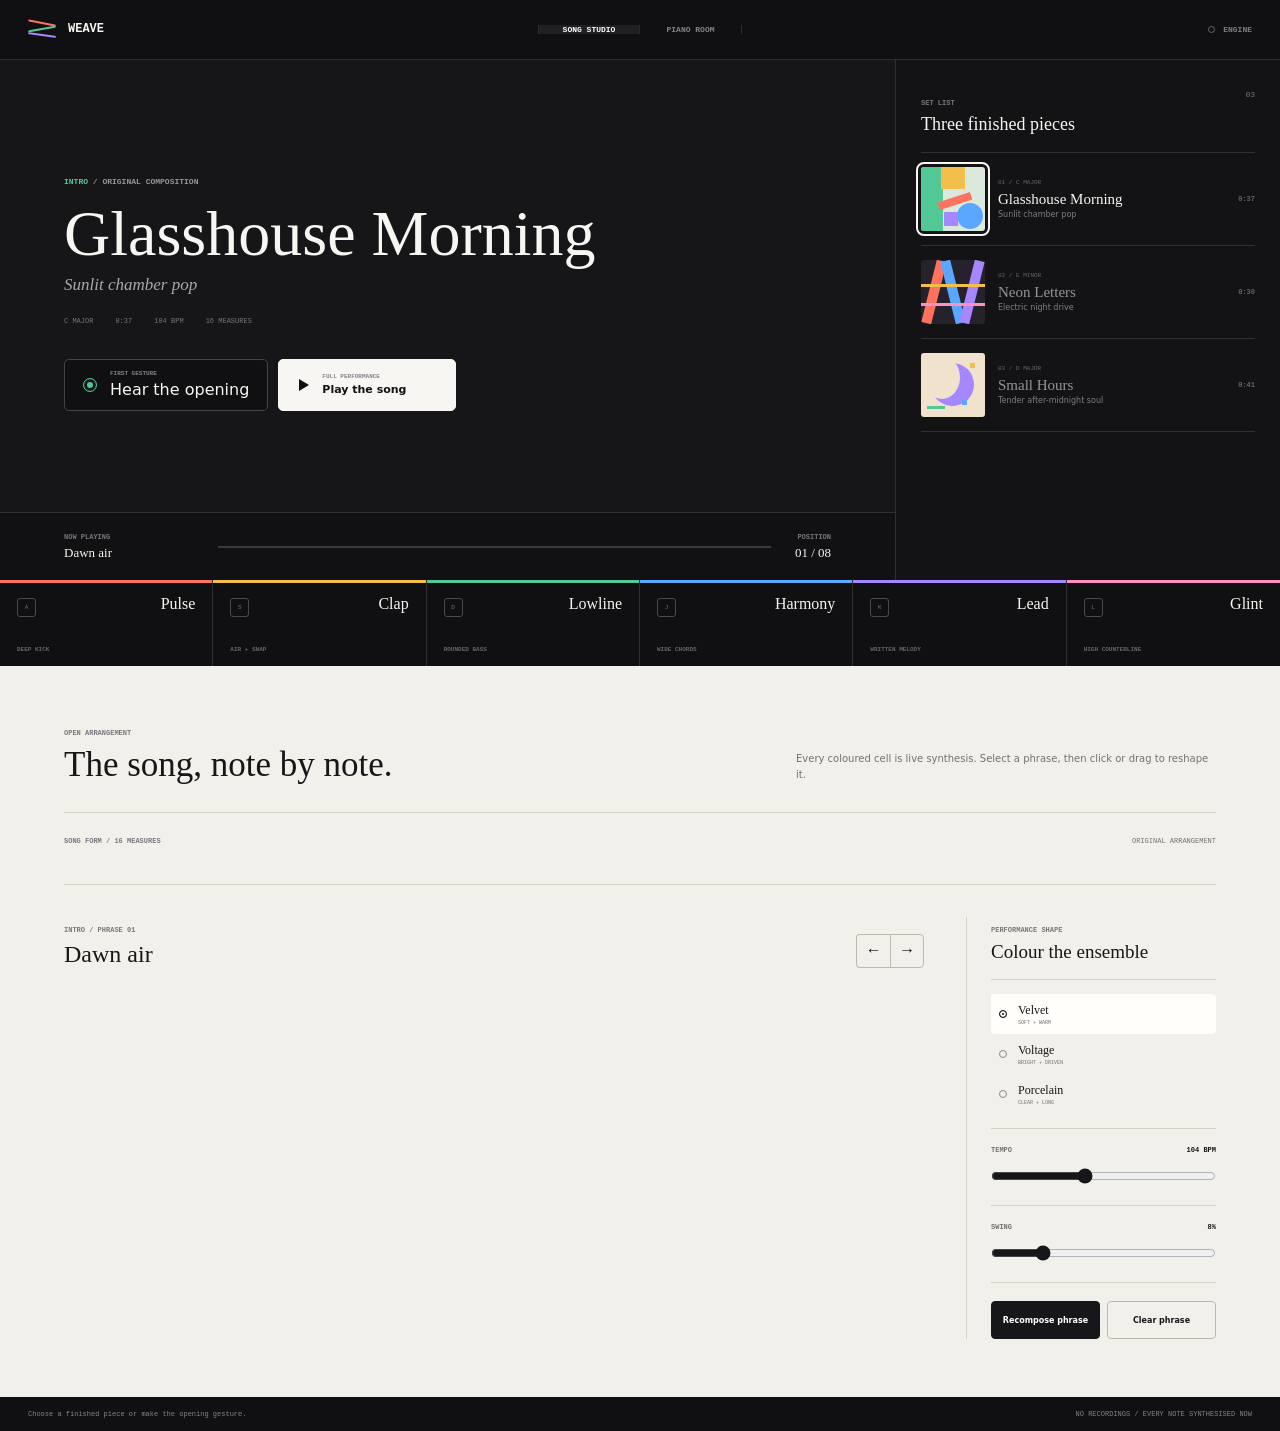
<file: index.html>
<!doctype html>
<html lang="en-AU">
  <head>
    <meta charset="UTF-8" />
    <meta name="viewport" content="width=device-width, initial-scale=1.0" />
    <title>WEAVE | A live song instrument</title>
    <meta
      name="description"
      content="WEAVE is a live browser instrument for performing, reshaping and hearing complete original songs unfold."
    />
    <meta property="og:type" content="website" />
    <meta property="og:image" content="./card.jpg" />
    <meta name="twitter:card" content="summary_large_image" />
    <meta name="theme-color" content="#101012" />
    <link rel="stylesheet" href="./styles.css" />
  </head>
  <body>
    <main id="instrument-stage" data-testid="instrument" data-state="waiting">
      <header class="topbar">
        <nav aria-label="Primary">
          <a class="brand" href="./index.html" aria-label="WEAVE Song Studio home">
            <span class="weave-mark" aria-hidden="true"><i></i><i></i><i></i></span>
            <strong>WEAVE</strong>
          </a>
        </nav>
        <nav class="view-switch" aria-label="Instrument rooms">
          <a href="./index.html" aria-current="page">Song Studio</a>
          <a href="./piano.html">Piano Room</a>
        </nav>
        <div class="engine-state" aria-hidden="true"><span></span>ENGINE</div>
      </header>

      <section class="performance-stage" aria-labelledby="composition-title">
        <canvas id="sound-canvas" data-testid="sound-canvas" aria-hidden="true"></canvas>

        <div class="stage-copy">
          <p class="stage-kicker"><span data-testid="current-section">INTRO</span> / ORIGINAL COMPOSITION</p>
          <h1 id="composition-title" data-testid="composition-title">Glasshouse Morning</h1>
          <p class="composition-character" data-testid="composition-character">Sunlit chamber pop</p>
          <div class="composition-meta" aria-label="Composition details">
            <span data-key-label>C MAJOR</span>
            <span data-duration>0:37</span>
            <span data-tempo-label>104 BPM</span>
            <span>16 MEASURES</span>
          </div>

          <div class="opening-actions">
            <button
              class="opening-button"
              type="button"
              data-testid="begin-instrument"
              aria-controls="instrument-stage"
            >
              <i aria-hidden="true"></i>
              <span><small>FIRST GESTURE</small>Hear the opening</span>
            </button>
            <button
              class="main-transport"
              type="button"
              data-testid="transport-toggle"
              aria-label="Play full song"
              aria-pressed="false"
            >
              <span class="transport-icon" aria-hidden="true"></span>
              <span><small>FULL PERFORMANCE</small><b data-transport-state>Play the song</b></span>
            </button>
          </div>
        </div>

        <aside class="set-list" aria-labelledby="set-list-title">
          <header>
            <div>
              <span class="micro-label">SET LIST</span>
              <h2 id="set-list-title">Three finished pieces</h2>
            </div>
            <span>03</span>
          </header>
          <div class="composition-list" role="group" aria-label="Complete example compositions">
            <button type="button" data-composition="glasshouse-morning" aria-pressed="true">
              <span class="cover glasshouse-cover" aria-hidden="true"><i></i><i></i><i></i><i></i><i></i></span>
              <span class="composition-list-copy"><small>01 / C MAJOR</small><strong>Glasshouse Morning</strong><span>Sunlit chamber pop</span></span>
              <b>0:37</b>
            </button>
            <button type="button" data-composition="neon-letters" aria-pressed="false">
              <span class="cover neon-cover" aria-hidden="true"><i></i><i></i><i></i><i></i><i></i></span>
              <span class="composition-list-copy"><small>02 / E MINOR</small><strong>Neon Letters</strong><span>Electric night drive</span></span>
              <b>0:30</b>
            </button>
            <button type="button" data-composition="small-hours" aria-pressed="false">
              <span class="cover hours-cover" aria-hidden="true"><i></i><i></i><i></i><i></i><i></i></span>
              <span class="composition-list-copy"><small>03 / D MAJOR</small><strong>Small Hours</strong><span>Tender after-midnight soul</span></span>
              <b>0:41</b>
            </button>
          </div>
        </aside>

        <div class="performance-readout">
          <div>
            <span class="micro-label">NOW PLAYING</span>
            <strong data-testid="bar-name">Dawn air</strong>
          </div>
          <div class="progress-rail" aria-hidden="true"><i data-song-progress></i></div>
          <div>
            <span class="micro-label">POSITION</span>
            <strong data-testid="song-position">01 / 08</strong>
          </div>
        </div>
      </section>

      <section class="voice-deck" aria-label="Manual instrument pads">
        <button type="button" data-track-pad data-track-index="0" style="--track-colour:#ff725e"><i></i><span><small>A</small>Pulse</span><b>DEEP KICK</b></button>
        <button type="button" data-track-pad data-track-index="1" style="--track-colour:#f2bf4b"><i></i><span><small>S</small>Clap</span><b>AIR + SNAP</b></button>
        <button type="button" data-track-pad data-track-index="2" style="--track-colour:#52c896"><i></i><span><small>D</small>Lowline</span><b>ROUNDED BASS</b></button>
        <button type="button" data-track-pad data-track-index="3" style="--track-colour:#5aa7ff"><i></i><span><small>J</small>Harmony</span><b>WIDE CHORDS</b></button>
        <button type="button" data-track-pad data-track-index="4" style="--track-colour:#a787ff"><i></i><span><small>K</small>Lead</span><b>WRITTEN MELODY</b></button>
        <button type="button" data-track-pad data-track-index="5" style="--track-colour:#ff8fc2"><i></i><span><small>L</small>Glint</span><b>HIGH COUNTERLINE</b></button>
      </section>

      <section class="arranger" aria-labelledby="arranger-title">
        <header class="arranger-heading">
          <div>
            <span class="micro-label">OPEN ARRANGEMENT</span>
            <h2 id="arranger-title">The song, note by note.</h2>
          </div>
          <p>Every coloured cell is live synthesis. Select a phrase, then click or drag to reshape it.</p>
        </header>

        <section class="song-map" aria-label="Composition phrases">
          <header>
            <span class="micro-label">SONG FORM / 16 MEASURES</span>
            <span data-edit-state data-testid="edit-state">ORIGINAL ARRANGEMENT</span>
          </header>
          <div class="bar-navigator" data-testid="bar-navigator"></div>
        </section>

        <div class="arrangement-workspace">
          <section class="sequence-editor" aria-labelledby="phrase-title">
            <header>
              <div>
                <span class="micro-label" data-phrase-section>INTRO / PHRASE 01</span>
                <h3 id="phrase-title">Dawn air</h3>
              </div>
              <div class="phrase-nav">
                <button type="button" data-testid="previous-bar" aria-label="Previous phrase">&larr;</button>
                <button type="button" data-testid="next-bar" aria-label="Next phrase">&rarr;</button>
              </div>
            </header>
            <div class="step-ruler" id="step-ruler" aria-hidden="true"></div>
            <div
              class="track-grid"
              id="track-grid"
              data-testid="sequencer-grid"
              role="grid"
              aria-label="Editable six-instrument, sixteen-step arrangement"
            ></div>
          </section>

          <aside class="sound-shaper" aria-labelledby="sound-shaper-title">
            <header>
              <span class="micro-label">PERFORMANCE SHAPE</span>
              <h3 id="sound-shaper-title">Colour the ensemble</h3>
            </header>

            <div class="palette-switch" role="group" aria-label="Sound palette">
              <button type="button" data-palette="velvet" class="is-active" aria-pressed="true"><i></i><span>Velvet<small>SOFT + WARM</small></span></button>
              <button type="button" data-palette="voltage" aria-pressed="false"><i></i><span>Voltage<small>BRIGHT + DRIVEN</small></span></button>
              <button type="button" data-palette="porcelain" aria-pressed="false"><i></i><span>Porcelain<small>CLEAR + LONG</small></span></button>
            </div>

            <div class="range-control">
              <label for="tempo"><span>TEMPO</span><output id="tempo-output" for="tempo">104 BPM</output></label>
              <input id="tempo" name="tempo" type="range" min="72" max="150" value="104" />
            </div>
            <div class="range-control">
              <label for="swing"><span>SWING</span><output id="swing-output" for="swing">8%</output></label>
              <input id="swing" name="swing" type="range" min="0" max="38" value="8" />
            </div>

            <div class="phrase-actions">
              <button type="button" data-testid="variation-bar">Recompose phrase</button>
              <button type="button" data-testid="clear-bar">Clear phrase</button>
            </div>
          </aside>
        </div>
      </section>

      <footer class="status-bar">
        <p data-testid="instrument-status" role="status" aria-live="polite">Choose a finished piece or make the opening gesture.</p>
        <p>NO RECORDINGS / EVERY NOTE SYNTHESISED NOW</p>
      </footer>
    </main>
    <script type="module" src="./main.ts"></script>
  </body>
</html>
</file>
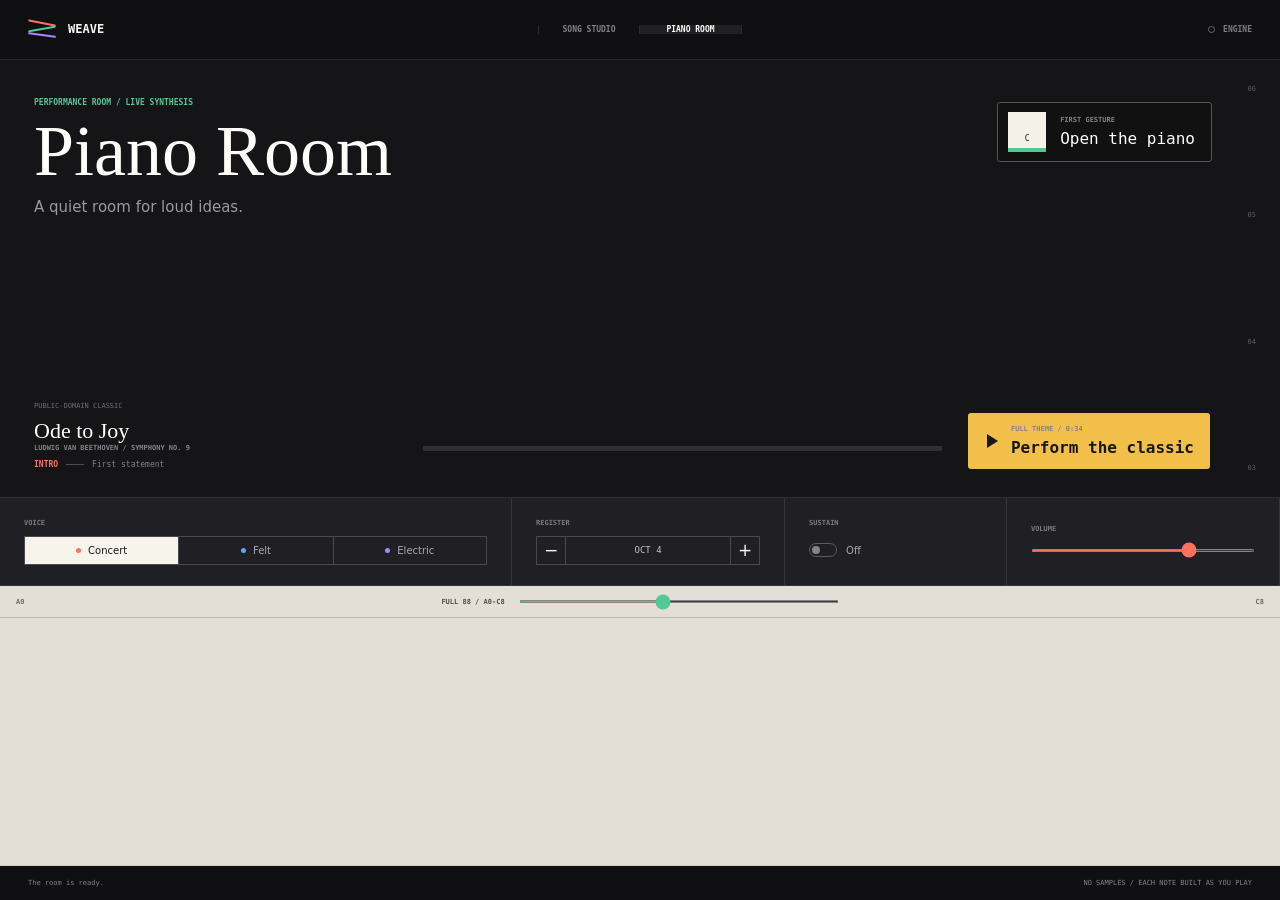
<file: piano.html>
<!doctype html>
<html lang="en-AU">
  <head>
    <meta charset="UTF-8" />
    <meta name="viewport" content="width=device-width, initial-scale=1.0" />
    <title>Piano Room | WEAVE</title>
    <meta
      name="description"
      content="Play a responsive 88-key live-synth piano and hear a complete public-domain Ode to Joy theme arranged across the keys."
    />
    <meta property="og:type" content="website" />
    <meta property="og:image" content="./card.jpg" />
    <meta name="twitter:card" content="summary_large_image" />
    <meta name="theme-color" content="#101012" />
    <link rel="stylesheet" href="./styles.css" />
    <link rel="stylesheet" href="./piano.css" />
  </head>
  <body>
    <main id="piano-stage" data-testid="piano-instrument" data-state="waiting">
      <header class="topbar">
        <nav aria-label="Primary">
          <a class="brand" href="./index.html" aria-label="WEAVE Song Studio home">
            <span class="weave-mark" aria-hidden="true"><i></i><i></i><i></i></span>
            <strong>WEAVE</strong>
          </a>
        </nav>
        <nav class="view-switch" aria-label="Instrument rooms">
          <a href="./index.html">Song Studio</a>
          <a href="./piano.html" aria-current="page">Piano Room</a>
        </nav>
        <div class="engine-state" aria-hidden="true"><span></span>ENGINE</div>
      </header>

      <div class="piano-room-shell">
        <section class="piano-atmosphere" aria-labelledby="piano-title">
          <canvas id="piano-visual" data-testid="piano-visual" aria-hidden="true"></canvas>
          <div class="staff-labels" aria-hidden="true"><span>06</span><span>05</span><span>04</span><span>03</span></div>

          <div class="piano-heading">
            <p class="room-kicker">PERFORMANCE ROOM / LIVE SYNTHESIS</p>
            <h1 id="piano-title">Piano Room</h1>
            <p>A quiet room for loud ideas.</p>
          </div>

          <div class="piano-performance">
            <div class="performance-identity">
              <span>PUBLIC-DOMAIN CLASSIC</span>
              <strong data-testid="piano-piece-title">Ode to Joy</strong>
              <small class="performance-credit">LUDWIG VAN BEETHOVEN / SYMPHONY NO. 9</small>
              <p><b data-testid="piano-section">INTRO</b><i></i><span data-testid="piano-phrase">First statement</span></p>
            </div>
            <div class="piano-progress" aria-hidden="true"><i data-piano-progress></i></div>
            <button type="button" data-testid="piano-demo" aria-pressed="false">
              <span class="piano-play-icon" aria-hidden="true"></span>
              <span><small>FULL THEME / 0:34</small><b data-demo-label>Perform the classic</b></span>
            </button>
          </div>

          <button
            class="begin-piano"
            type="button"
            data-testid="begin-piano"
            aria-controls="piano-keyboard"
          >
            <span aria-hidden="true">C</span>
            <span><small>FIRST GESTURE</small>Open the piano</span>
          </button>
        </section>

        <section class="piano-console" aria-label="Piano controls">
          <div class="tone-control">
            <span class="control-label">VOICE</span>
            <div class="timbre-switch" role="group" aria-label="Piano voice">
              <button type="button" data-timbre="grand" aria-pressed="true"><i></i>Concert</button>
              <button type="button" data-timbre="felt" aria-pressed="false"><i></i>Felt</button>
              <button type="button" data-timbre="electric" aria-pressed="false"><i></i>Electric</button>
            </div>
          </div>

          <div class="octave-control">
            <span class="control-label">REGISTER</span>
            <div>
              <button type="button" data-testid="octave-down" title="Lower octave" aria-label="Lower octave">&minus;</button>
              <output data-octave-output>OCT 4</output>
              <button type="button" data-testid="octave-up" title="Higher octave" aria-label="Higher octave">+</button>
            </div>
          </div>

          <div class="sustain-control">
            <span class="control-label">SUSTAIN</span>
            <button type="button" role="switch" data-testid="sustain-toggle" aria-checked="false">
              <i aria-hidden="true"></i><span data-sustain-label>Off</span>
            </button>
          </div>

          <label class="volume-control" for="piano-volume">
            <span class="control-label">VOLUME</span>
            <input id="piano-volume" name="piano-volume" type="range" min="0" max="100" value="72" />
          </label>
        </section>

        <section class="keyboard-bench" aria-label="Playable piano">
          <div class="keyboard-register">
            <span data-register-low>A0</span>
            <label class="keyboard-navigator" for="keyboard-position">
              <span>FULL 88 / A0-C8</span>
              <input
                id="keyboard-position"
                name="keyboard-position"
                data-testid="keyboard-navigator"
                type="range"
                min="21"
                max="108"
                value="60"
                aria-label="Keyboard position"
              />
            </label>
            <span data-register-high>C8</span>
          </div>
          <div class="piano-keyboard-scroll" data-testid="keyboard-scroll" tabindex="0">
            <div
              class="piano-keyboard"
              id="piano-keyboard"
              data-testid="piano-keyboard"
              role="group"
              aria-label="Playable 88-key piano keyboard from A0 to C8"
            >
              <div class="white-keys"></div>
              <div class="black-keys"></div>
            </div>
          </div>
        </section>

        <footer class="status-bar piano-status-bar">
          <p data-testid="piano-status" role="status" aria-live="polite">The room is ready.</p>
          <p>NO SAMPLES / EACH NOTE BUILT AS YOU PLAY</p>
        </footer>
      </div>
    </main>
    <script type="module" src="./piano.ts"></script>
  </body>
</html>
</file>
<file: styles.css>
:root {
  color-scheme: light;
  font-family: Inter, ui-sans-serif, system-ui, -apple-system, BlinkMacSystemFont, "Segoe UI", sans-serif;
  color: #171719;
  background: #101012;
  font-synthesis: none;
  --black: #101012;
  --night: #161619;
  --night-soft: #202024;
  --paper: #f2f0eb;
  --white: #fffefa;
  --ink: #171719;
  --muted: #74716c;
  --line: #d5d1c9;
  --coral: #ff725e;
  --yellow: #f2bf4b;
  --green: #52c896;
  --blue: #5aa7ff;
  --violet: #a787ff;
  --pink: #ff8fc2;
}

* { box-sizing: border-box; }

html,
body {
  min-width: 320px;
  min-height: 100%;
  margin: 0;
  background: var(--black);
}

body { overflow-x: hidden; }

button,
input { font: inherit; }

button,
a,
input { -webkit-tap-highlight-color: transparent; }

button { color: inherit; }

button:focus-visible,
a:focus-visible,
input:focus-visible {
  outline: 3px solid var(--blue);
  outline-offset: 3px;
}

h1,
h2,
h3,
p { margin-top: 0; letter-spacing: 0; }

.micro-label,
.stage-kicker,
.topbar,
.status-bar,
.composition-meta,
.composition-list-copy small,
.composition-list > button > b,
.voice-deck,
.song-map > header,
.range-control label,
.phrase-nav,
.bar-button b,
.bar-button em,
.track-label,
.step-ruler,
.opening-actions small {
  font-family: ui-monospace, SFMono-Regular, Menlo, Monaco, Consolas, monospace;
  letter-spacing: 0;
}

#instrument-stage {
  width: 100%;
  min-height: 100svh;
  background: var(--paper);
}

.topbar {
  display: grid;
  grid-template-columns: 1fr auto 1fr;
  align-items: center;
  height: 60px;
  padding: 0 28px;
  border-bottom: 1px solid #2c2c30;
  background: var(--black);
  color: #f8f6f2;
  font-size: 8px;
  font-weight: 700;
}

.topbar p { margin: 0; color: #7f7d82; }

.view-switch {
  display: flex;
  align-items: center;
  align-self: stretch;
}

.view-switch a {
  display: grid;
  place-items: center;
  min-width: 102px;
  padding: 0 14px;
  border-right: 1px solid #2c2c30;
  color: #858389;
  text-decoration: none;
  text-transform: uppercase;
}

.view-switch a:first-child { border-left: 1px solid #2c2c30; }
.view-switch a:hover { color: #fffefa; }
.view-switch a[aria-current="page"] { background: #202024; color: #fffefa; }

.brand {
  display: inline-flex;
  gap: 12px;
  align-items: center;
  color: inherit;
  text-decoration: none;
}

.brand strong { font-size: 12px; }

.weave-mark {
  position: relative;
  display: block;
  width: 28px;
  height: 18px;
}

.weave-mark i {
  position: absolute;
  left: 0;
  width: 28px;
  height: 2px;
  border-radius: 2px;
  background: var(--coral);
  transform: rotate(11deg);
}

.weave-mark i:nth-child(1) { top: 2px; }
.weave-mark i:nth-child(2) { top: 8px; background: var(--green); transform: rotate(-10deg); }
.weave-mark i:nth-child(3) { top: 14px; background: var(--violet); transform: rotate(8deg); }

.engine-state {
  display: flex;
  gap: 8px;
  align-items: center;
  justify-self: end;
  color: #7f7d82;
}

.engine-state span {
  width: 7px;
  height: 7px;
  border: 1px solid #66656a;
  border-radius: 50%;
}

[data-state="active"] .engine-state span {
  border-color: var(--green);
  background: var(--green);
  box-shadow: 0 0 14px rgba(82, 200, 150, 0.62);
}

.performance-stage {
  position: relative;
  display: grid;
  grid-template-columns: minmax(0, 1fr) 385px;
  min-height: 520px;
  overflow: hidden;
  background: var(--night);
  color: #f8f6f2;
}

#sound-canvas {
  position: absolute;
  inset: 0;
  width: 100%;
  height: 100%;
  pointer-events: none;
}

.stage-copy {
  position: relative;
  z-index: 1;
  display: flex;
  flex-direction: column;
  justify-content: center;
  min-width: 0;
  padding: 48px 5vw 100px;
}

.stage-kicker {
  margin-bottom: 17px;
  color: #98969c;
  font-size: 8px;
  font-weight: 700;
}

.stage-kicker span { color: var(--green); }

.stage-copy h1 {
  max-width: 760px;
  margin-bottom: 9px;
  font-family: Georgia, "Times New Roman", serif;
  font-size: 64px;
  font-weight: 400;
  line-height: 0.98;
}

.composition-character {
  margin-bottom: 22px;
  color: #aaa8ad;
  font-family: Georgia, "Times New Roman", serif;
  font-size: 17px;
  font-style: italic;
}

.composition-meta {
  display: flex;
  gap: 22px;
  color: #75747a;
  font-size: 7px;
}

.composition-meta span { white-space: nowrap; }

.opening-actions {
  display: flex;
  gap: 10px;
  margin-top: 34px;
}

.opening-actions button {
  display: flex;
  gap: 13px;
  align-items: center;
  min-height: 52px;
  padding: 8px 18px;
  border: 1px solid #444349;
  border-radius: 5px;
  background: rgba(16, 16, 18, 0.74);
  color: #f8f6f2;
  text-align: left;
  cursor: pointer;
  backdrop-filter: blur(8px);
}

.opening-actions button:hover { border-color: #8e8c92; background: #222226; }

.opening-actions small,
.opening-actions b { display: block; }
.opening-actions small { margin-bottom: 3px; color: #85838a; font-size: 6px; font-weight: 700; }
.opening-actions b { font-size: 11px; }

.opening-button i {
  display: block;
  width: 14px;
  height: 14px;
  border: 1px solid var(--green);
  border-radius: 50%;
  box-shadow: inset 0 0 0 3px var(--night), inset 0 0 0 7px var(--green);
}

[data-state="active"] .opening-button i { box-shadow: inset 0 0 0 7px var(--green); }

.opening-actions .main-transport {
  min-width: 178px;
  border-color: #f8f6f2;
  background: #f8f6f2;
  color: var(--black);
}

.opening-actions .main-transport:hover { background: var(--green); border-color: var(--green); }

.transport-icon {
  width: 0;
  height: 0;
  margin-left: 2px;
  border-top: 6px solid transparent;
  border-bottom: 6px solid transparent;
  border-left: 10px solid currentColor;
}

.main-transport[aria-pressed="true"] .transport-icon {
  width: 11px;
  height: 12px;
  margin-left: 0;
  border: 0;
  background: linear-gradient(90deg, currentColor 0 36%, transparent 36% 64%, currentColor 64% 100%);
}

.set-list {
  position: relative;
  z-index: 2;
  padding: 30px 25px 86px;
  border-left: 1px solid #303034;
  background: #131315;
}

.set-list > header {
  display: flex;
  align-items: start;
  justify-content: space-between;
  padding-bottom: 17px;
  border-bottom: 1px solid #303034;
}

.micro-label { color: #79777d; font-size: 7px; font-weight: 700; }

.set-list h2 {
  margin: 5px 0 0;
  font-family: Georgia, "Times New Roman", serif;
  font-size: 18px;
  font-weight: 400;
}

.set-list > header > span:last-child {
  color: #77767b;
  font-family: ui-monospace, SFMono-Regular, Menlo, monospace;
  font-size: 8px;
}

.composition-list { display: grid; }

.composition-list > button {
  display: grid;
  grid-template-columns: 64px minmax(0, 1fr) auto;
  gap: 13px;
  align-items: center;
  min-width: 0;
  padding: 14px 0;
  border: 0;
  border-bottom: 1px solid #303034;
  background: transparent;
  color: #f8f6f2;
  text-align: left;
  cursor: pointer;
}

.composition-list > button:hover .cover,
.composition-list > button[aria-pressed="true"] .cover { outline: 2px solid #f8f6f2; outline-offset: 3px; }

.composition-list > button[aria-pressed="false"] { color: #96949a; }

.cover {
  position: relative;
  display: block;
  width: 64px;
  height: 64px;
  overflow: hidden;
  border-radius: 3px;
  background: #2b2b2f;
}

.cover i { position: absolute; display: block; }

.glasshouse-cover { background: #dbe9dc; }
.glasshouse-cover i:nth-child(1) { inset: 0 42px 0 0; background: var(--green); }
.glasshouse-cover i:nth-child(2) { inset: 0 20px 42px 20px; background: var(--yellow); }
.glasshouse-cover i:nth-child(3) { width: 26px; height: 26px; right: 2px; bottom: 2px; border-radius: 50%; background: var(--blue); }
.glasshouse-cover i:nth-child(4) { width: 34px; height: 8px; left: 17px; top: 30px; background: var(--coral); transform: rotate(-18deg); }
.glasshouse-cover i:nth-child(5) { width: 14px; height: 14px; left: 23px; bottom: 5px; background: var(--violet); }

.neon-cover { background: #25222b; }
.neon-cover i:nth-child(1) { width: 10px; height: 64px; left: 8px; background: var(--coral); transform: rotate(14deg); }
.neon-cover i:nth-child(2) { width: 10px; height: 64px; left: 27px; background: var(--blue); transform: rotate(-14deg); }
.neon-cover i:nth-child(3) { width: 10px; height: 64px; right: 8px; background: var(--violet); transform: rotate(14deg); }
.neon-cover i:nth-child(4) { inset: 24px 0 auto; height: 3px; background: var(--yellow); }
.neon-cover i:nth-child(5) { inset: 43px 0 auto; height: 3px; background: var(--pink); }

.hours-cover { background: #f0e2cd; }
.hours-cover i:nth-child(1) { width: 43px; height: 43px; left: 10px; top: 10px; border-radius: 50%; background: var(--violet); }
.hours-cover i:nth-child(2) { width: 36px; height: 43px; left: 3px; top: 3px; border-radius: 50%; background: #f0e2cd; }
.hours-cover i:nth-child(3) { width: 5px; height: 5px; right: 10px; top: 10px; background: var(--yellow); }
.hours-cover i:nth-child(4) { width: 5px; height: 5px; right: 18px; bottom: 12px; background: var(--blue); }
.hours-cover i:nth-child(5) { width: 18px; height: 3px; left: 6px; bottom: 8px; background: var(--green); }

.composition-list-copy { min-width: 0; }
.composition-list-copy small,
.composition-list-copy strong,
.composition-list-copy span { display: block; overflow: hidden; text-overflow: ellipsis; white-space: nowrap; }
.composition-list-copy small { color: #67666b; font-size: 6px; }
.composition-list-copy strong { margin: 5px 0 2px; font-family: Georgia, "Times New Roman", serif; font-size: 15px; font-weight: 400; }
.composition-list-copy span { color: #7f7d82; font-size: 8px; }
.composition-list > button > b { color: #646368; font-size: 7px; }

.performance-readout {
  position: absolute;
  z-index: 3;
  right: 385px;
  bottom: 0;
  left: 0;
  display: grid;
  grid-template-columns: minmax(130px, auto) minmax(100px, 1fr) auto;
  gap: 24px;
  align-items: center;
  min-height: 68px;
  padding: 0 5vw;
  border-top: 1px solid #303034;
  background: rgba(16, 16, 18, 0.76);
  backdrop-filter: blur(10px);
}

.performance-readout > div:not(.progress-rail) { display: grid; gap: 4px; }
.performance-readout > div:last-child { text-align: right; }
.performance-readout strong { font-family: Georgia, "Times New Roman", serif; font-size: 13px; font-weight: 400; }

.progress-rail { position: relative; height: 2px; overflow: hidden; background: #3b3a3f; }
.progress-rail i { position: absolute; inset: 0 auto 0 0; width: 0; background: var(--green); transition: width 90ms linear; }

.voice-deck {
  display: grid;
  grid-template-columns: repeat(6, minmax(0, 1fr));
  min-width: 0;
  background: var(--black);
  color: #f8f6f2;
}

.voice-deck button {
  position: relative;
  display: grid;
  min-width: 0;
  min-height: 86px;
  padding: 15px 17px 13px;
  overflow: hidden;
  border: 0;
  border-right: 1px solid #303034;
  background: transparent;
  color: inherit;
  text-align: left;
  cursor: pointer;
}

.voice-deck button:last-child { border-right: 0; }
.voice-deck button:hover,
.voice-deck button.is-sounding { background: var(--track-colour); color: var(--black); }
.voice-deck button > i { position: absolute; inset: 0 0 auto; height: 3px; background: var(--track-colour); }
.voice-deck span { display: flex; align-items: baseline; justify-content: space-between; font-family: Georgia, "Times New Roman", serif; font-size: 16px; }
.voice-deck span small { display: grid; width: 19px; height: 19px; place-items: center; border: 1px solid #4a494e; border-radius: 3px; color: #77767b; font-family: ui-monospace, SFMono-Regular, Menlo, monospace; font-size: 6px; }
.voice-deck b { align-self: end; margin-top: 13px; overflow: hidden; color: #67666b; font-size: 6px; text-overflow: ellipsis; white-space: nowrap; }
.voice-deck button:hover b,
.voice-deck button.is-sounding b,
.voice-deck button:hover span small,
.voice-deck button.is-sounding span small { color: var(--black); border-color: var(--black); }

.arranger {
  padding: 54px max(28px, 5vw) 58px;
  background: var(--paper);
}

.arranger-heading {
  display: flex;
  gap: 30px;
  align-items: end;
  justify-content: space-between;
  padding-bottom: 27px;
  border-bottom: 1px solid var(--line);
}

.arranger-heading h2 {
  margin: 6px 0 0;
  font-family: Georgia, "Times New Roman", serif;
  font-size: 35px;
  font-weight: 400;
}

.arranger-heading p { max-width: 420px; margin-bottom: 3px; color: var(--muted); font-size: 10px; line-height: 1.55; }

.song-map { padding: 24px 0 28px; border-bottom: 1px solid var(--line); }
.song-map > header { display: flex; justify-content: space-between; margin-bottom: 11px; color: var(--muted); font-size: 7px; }

.bar-navigator { display: grid; grid-template-columns: repeat(8, minmax(0, 1fr)); gap: 6px; }

.bar-button {
  position: relative;
  display: grid;
  grid-template-rows: auto 1fr auto;
  min-width: 0;
  min-height: 68px;
  padding: 9px 9px 8px;
  overflow: hidden;
  border: 1px solid var(--line);
  border-radius: 4px;
  background: rgba(255, 254, 250, 0.52);
  text-align: left;
  cursor: pointer;
}

.bar-button::after { position: absolute; inset: auto 0 0; height: 3px; background: var(--composition-accent); content: ""; opacity: 0; }
.bar-button:hover,
.bar-button.is-selected { border-color: #a8a49d; background: var(--white); }
.bar-button.is-selected::after,
.bar-button.is-playing::after { opacity: 1; }
.bar-button.is-playing { box-shadow: inset 0 0 0 1px var(--ink); }
.bar-button b { color: var(--muted); font-size: 6px; }
.bar-button span { align-self: center; overflow: hidden; font-family: Georgia, "Times New Roman", serif; font-size: 12px; text-overflow: ellipsis; white-space: nowrap; }
.bar-button em { color: var(--muted); font-size: 6px; font-style: normal; }

.arrangement-workspace {
  display: grid;
  grid-template-columns: minmax(620px, 1fr) 250px;
  gap: 42px;
  padding-top: 32px;
}

.sequence-editor { min-width: 0; }
.sequence-editor > header { display: flex; align-items: end; justify-content: space-between; margin-bottom: 19px; }
.sequence-editor h3,
.sound-shaper h3 { margin: 5px 0 0; font-family: Georgia, "Times New Roman", serif; font-size: 24px; font-weight: 400; }

.phrase-nav { display: flex; }
.phrase-nav button { display: grid; width: 34px; height: 34px; padding: 0; place-items: center; border: 1px solid #bdb9b1; border-right: 0; background: transparent; cursor: pointer; }
.phrase-nav button:first-child { border-radius: 4px 0 0 4px; }
.phrase-nav button:last-child { border-right: 1px solid #bdb9b1; border-radius: 0 4px 4px 0; }
.phrase-nav button:hover { background: var(--white); }

.step-ruler,
.track-grid { display: grid; grid-template-columns: 78px repeat(16, minmax(0, 1fr)); }
.step-ruler { margin-bottom: 6px; }
.step-ruler span { color: #99968f; font-size: 6px; text-align: center; }
.step-ruler span:first-child { text-align: left; }
.track-grid { gap: 5px 4px; touch-action: none; user-select: none; }

.track-label {
  display: grid;
  grid-template-columns: 8px 1fr;
  gap: 7px;
  align-items: center;
  min-width: 0;
  overflow: hidden;
  color: #65625d;
  font-size: 6px;
  font-weight: 700;
  text-overflow: ellipsis;
  white-space: nowrap;
}
.track-label::before { width: 7px; height: 7px; border-radius: 50%; background: var(--track-colour); content: ""; }

.sequence-cell {
  position: relative;
  aspect-ratio: 1 / 0.82;
  min-width: 0;
  min-height: 24px;
  padding: 0;
  overflow: hidden;
  border: 1px solid #d5d1c9;
  border-radius: 3px;
  background: rgba(255, 254, 250, 0.65);
  color: var(--ink);
  cursor: crosshair;
  font-family: ui-monospace, SFMono-Regular, Menlo, monospace;
  font-size: 6px;
  transition: transform 90ms ease, border-color 90ms ease;
}

.sequence-cell:hover { z-index: 2; border-color: var(--track-colour); transform: translateY(-2px); }
.sequence-cell.is-active { border-color: var(--track-colour); background: var(--track-colour); }
.sequence-cell.is-current { box-shadow: 0 0 0 2px var(--ink); }
.sequence-cell.is-sounding { transform: scale(0.77); }
.sequence-cell.is-percussion.is-active::after { position: absolute; inset: 50% auto auto 50%; width: 5px; height: 5px; border-radius: 50%; background: var(--ink); content: ""; transform: translate(-50%, -50%); }

.sound-shaper { min-width: 0; padding-left: 24px; border-left: 1px solid var(--line); }
.sound-shaper > header { padding-bottom: 16px; border-bottom: 1px solid var(--line); }
.sound-shaper h3 { font-size: 19px; }

.palette-switch { display: grid; padding: 14px 0; border-bottom: 1px solid var(--line); }
.palette-switch button { display: grid; grid-template-columns: 9px 1fr; gap: 10px; align-items: center; min-height: 40px; padding: 6px 8px; border: 0; border-radius: 4px; background: transparent; text-align: left; cursor: pointer; }
.palette-switch button:hover,
.palette-switch button.is-active { background: var(--white); }
.palette-switch button > i { width: 8px; height: 8px; border: 1px solid #8d8a84; border-radius: 50%; }
.palette-switch button.is-active > i { border-color: var(--ink); background: var(--ink); box-shadow: inset 0 0 0 2px var(--white); }
.palette-switch span { font-family: Georgia, "Times New Roman", serif; font-size: 12px; }
.palette-switch small { display: block; margin-top: 2px; color: var(--muted); font-family: ui-monospace, SFMono-Regular, Menlo, monospace; font-size: 5px; }

.range-control { padding: 17px 0; border-bottom: 1px solid var(--line); }
.range-control label { display: flex; justify-content: space-between; color: var(--muted); font-size: 7px; font-weight: 700; }
.range-control output { color: var(--ink); }
.range-control input { width: 100%; margin: 14px 0 0; accent-color: var(--ink); cursor: ew-resize; }

.phrase-actions { display: grid; grid-template-columns: 1fr 1fr; gap: 7px; padding-top: 18px; }
.phrase-actions button { min-height: 38px; padding: 7px; border: 1px solid #bdb9b1; border-radius: 4px; background: transparent; cursor: pointer; font-size: 8px; font-weight: 700; }
.phrase-actions button:first-child { border-color: var(--ink); background: var(--ink); color: white; }
.phrase-actions button:hover { transform: translateY(-1px); }

.status-bar {
  display: grid;
  grid-template-columns: 1fr auto;
  align-items: center;
  min-width: 0;
  height: 34px;
  padding: 0 28px;
  background: var(--black);
  color: #858389;
  font-size: 7px;
}
.status-bar p { margin: 0; overflow: hidden; text-overflow: ellipsis; white-space: nowrap; }

@media (max-width: 1050px) {
  .performance-stage { grid-template-columns: minmax(0, 1fr) 330px; }
  .set-list { padding-right: 18px; padding-left: 18px; }
  .performance-readout { right: 330px; }
  .arrangement-workspace { grid-template-columns: 1fr; gap: 30px; }
  .sound-shaper { display: grid; grid-template-columns: 180px repeat(3, 1fr); gap: 20px; padding: 20px 0 0; border-top: 1px solid var(--line); border-left: 0; }
  .sound-shaper > header,
  .palette-switch,
  .range-control { padding: 0; border: 0; }
  .phrase-actions { padding-top: 0; }
}

@media (max-width: 700px) {
  .topbar { grid-template-columns: 1fr auto; height: 54px; padding: 0 14px; }
  .topbar > p { display: none; }
  .topbar .engine-state { display: none; }
  .view-switch a { min-width: 0; padding: 0 9px; font-size: 7px; }

  .performance-stage { display: block; min-height: 0; }
  #sound-canvas { height: 400px; }
  .stage-copy { min-height: 400px; padding: 38px 16px 78px; }
  .stage-copy h1 { max-width: 330px; font-size: 45px; }
  .composition-character { margin-bottom: 17px; font-size: 14px; }
  .composition-meta { flex-wrap: wrap; gap: 8px 15px; }
  .composition-meta span:last-child { display: none; }
  .opening-actions { gap: 7px; margin-top: 25px; }
  .opening-actions button { flex: 1 1 0; min-width: 0; min-height: 50px; padding: 7px 10px; }
  .opening-actions .main-transport { min-width: 0; }

  .performance-readout { right: 0; min-height: 58px; padding: 0 16px; }
  .performance-readout {
    grid-template-columns: 1fr 90px auto;
    gap: 10px;
  }

  .performance-stage > .performance-readout {
    position: static !important;
    inset: unset !important;
    width: 100%;
  }

  .set-list { padding: 23px 14px 18px; border-top: 1px solid #303034; border-left: 0; }
  .composition-list { grid-template-columns: repeat(3, minmax(0, 1fr)); gap: 7px; }
  .composition-list > button { display: grid; grid-template-columns: 38px minmax(0, 1fr); gap: 7px; min-height: 57px; padding: 8px 5px; border: 1px solid #303034; border-radius: 4px; }
  .cover { width: 38px; height: 38px; }
  .composition-list-copy small,
  .composition-list-copy span,
  .composition-list > button > b { display: none; }
  .composition-list-copy strong { margin: 0; font-size: 10px; white-space: normal; }

  .voice-deck { grid-template-columns: repeat(3, minmax(0, 1fr)); }
  .voice-deck button { min-height: 68px; padding: 11px 10px 9px; border-bottom: 1px solid #303034; }
  .voice-deck button:nth-child(3n) { border-right: 0; }
  .voice-deck span { font-size: 13px; }
  .voice-deck b { margin-top: 8px; }

  .arranger { padding: 36px 12px 40px; }
  .arranger-heading { display: block; padding-bottom: 20px; }
  .arranger-heading h2 { font-size: 28px; }
  .arranger-heading p { margin: 12px 0 0; }
  .song-map { padding: 19px 0 22px; }
  .bar-navigator { grid-template-columns: repeat(4, minmax(0, 1fr)); }
  .bar-button { min-height: 55px; }

  .arrangement-workspace { display: block; padding-top: 25px; }
  .step-ruler,
  .track-grid { grid-template-columns: 54px repeat(16, minmax(0, 1fr)); }
  .track-grid { gap: 4px 2px; }
  .track-label { gap: 4px; font-size: 5px; }
  .track-label::before { width: 5px; height: 5px; }
  .sequence-cell { min-height: 17px; border-radius: 2px; font-size: 4px; }

  .sound-shaper { display: grid; grid-template-columns: 1fr 1fr; gap: 0 18px; margin-top: 30px; padding-top: 23px; }
  .sound-shaper > header,
  .palette-switch,
  .phrase-actions { grid-column: 1 / -1; }
  .palette-switch { grid-template-columns: repeat(3, 1fr); gap: 5px; padding: 14px 0; border-bottom: 1px solid var(--line); }
  .palette-switch button { display: block; min-height: 44px; padding: 7px; border: 1px solid var(--line); text-align: center; }
  .palette-switch button > i { display: none; }
  .palette-switch small { margin-top: 4px; }
  .range-control { padding: 16px 0; border-bottom: 1px solid var(--line); }

  .status-bar { height: 32px; padding: 0 14px; }
  .status-bar p:last-child { display: none; }
}

@media (prefers-reduced-motion: reduce) {
  *,
  *::before,
  *::after { scroll-behavior: auto !important; transition-duration: 0.01ms !important; }
}
</file>
<file: piano.css>
#piano-stage {
  width: 100%;
  min-height: 100svh;
  min-height: 100dvh;
  background: #101012;
  color: #f8f6f2;
}

#piano-stage button,
#piano-stage a,
#piano-stage input { touch-action: manipulation; }

.piano-room-shell {
  display: grid;
  grid-template-rows: minmax(300px, 1fr) 88px 280px 34px;
  min-height: calc(100svh - 60px);
  min-height: calc(100dvh - 60px);
  overflow: hidden;
  background: #101012;
}

.piano-atmosphere {
  position: relative;
  min-height: 300px;
  overflow: hidden;
  border-bottom: 1px solid #303034;
  background: #151518;
}

#piano-visual {
  position: absolute;
  inset: 0;
  width: 100%;
  height: 100%;
}

.staff-labels {
  position: absolute;
  top: 25px;
  right: 24px;
  bottom: 25px;
  display: flex;
  flex-direction: column;
  justify-content: space-between;
  color: #5e5d62;
  font: 7px ui-monospace, SFMono-Regular, Menlo, Monaco, Consolas, monospace;
}

.piano-heading {
  position: absolute;
  top: 38px;
  left: 34px;
  z-index: 2;
}

.room-kicker,
.control-label,
.piano-performance,
.begin-piano,
.keyboard-register,
.piano-key {
  font-family: ui-monospace, SFMono-Regular, Menlo, Monaco, Consolas, monospace;
  letter-spacing: 0;
}

.room-kicker {
  margin: 0 0 12px;
  color: #52c896;
  font-size: 8px;
  font-weight: 800;
}

.piano-heading h1 {
  margin: 0;
  color: #fffefa;
  font-family: Georgia, "Times New Roman", serif;
  font-size: 72px;
  font-weight: 400;
  line-height: 0.9;
}

.piano-heading > p:last-child {
  margin: 14px 0 0;
  color: #9b999e;
  font-size: 15px;
}

.begin-piano {
  position: absolute;
  top: 42px;
  right: 68px;
  z-index: 3;
  display: flex;
  gap: 14px;
  align-items: center;
  min-width: 210px;
  min-height: 58px;
  padding: 9px 16px 9px 10px;
  border: 1px solid #55545a;
  border-radius: 3px;
  background: rgba(16, 16, 18, 0.88);
  color: #fffefa;
  text-align: left;
  cursor: pointer;
}

.begin-piano > span:first-child {
  display: grid;
  place-items: end center;
  width: 38px;
  height: 40px;
  padding-bottom: 5px;
  border-bottom: 4px solid #52c896;
  background: #f4f1e9;
  color: #171719;
  font-size: 8px;
}

.begin-piano small,
.piano-performance small {
  display: block;
  margin-bottom: 5px;
  color: #858389;
  font-size: 7px;
  font-weight: 800;
}

.begin-piano:hover { border-color: #52c896; }
[data-state="active"] .begin-piano { opacity: 0.58; }

.piano-performance {
  position: absolute;
  right: 70px;
  bottom: 28px;
  left: 34px;
  z-index: 2;
  display: grid;
  grid-template-columns: minmax(210px, 0.7fr) minmax(180px, 1fr) auto;
  gap: 26px;
  align-items: end;
}

.performance-identity > span {
  display: block;
  margin-bottom: 8px;
  color: #6f6e73;
  font-size: 7px;
}

.performance-identity > strong {
  display: block;
  color: #fffefa;
  font-family: Georgia, "Times New Roman", serif;
  font-size: 22px;
  font-weight: 400;
}

.performance-identity p {
  display: flex;
  gap: 8px;
  align-items: center;
  margin: 8px 0 0;
  color: #858389;
  font-size: 8px;
}

.performance-identity p b { color: #ff725e; }
.performance-identity p i { width: 18px; height: 1px; background: #4c4b50; }

.piano-progress {
  height: 5px;
  margin-bottom: 18px;
  overflow: hidden;
  background: #303034;
}

.piano-progress i {
  display: block;
  width: 100%;
  height: 100%;
  background: #52c896;
  transform: scaleX(0);
  transform-origin: left;
}

.piano-performance > button {
  display: flex;
  gap: 13px;
  align-items: center;
  min-width: 200px;
  min-height: 56px;
  padding: 10px 16px;
  border: 0;
  border-radius: 3px;
  background: #f2bf4b;
  color: #171719;
  text-align: left;
  cursor: pointer;
}

.piano-play-icon {
  width: 0;
  height: 0;
  margin-left: 3px;
  border-top: 7px solid transparent;
  border-bottom: 7px solid transparent;
  border-left: 11px solid #171719;
}

.piano-performance > button[aria-pressed="true"] .piano-play-icon {
  width: 10px;
  height: 14px;
  margin-left: 0;
  border: 0;
  border-right: 3px solid #171719;
  border-left: 3px solid #171719;
}

.piano-console {
  display: grid;
  grid-template-columns: minmax(310px, 1.5fr) minmax(180px, 0.8fr) minmax(150px, 0.65fr) minmax(180px, 0.8fr);
  min-width: 0;
  border-bottom: 1px solid #353439;
  background: #202024;
}

.piano-console > div,
.piano-console > label {
  display: grid;
  align-content: center;
  min-width: 0;
  padding: 12px 24px;
  border-right: 1px solid #353439;
}

.control-label {
  display: block;
  margin-bottom: 9px;
  color: #7b797f;
  font-size: 7px;
  font-weight: 800;
}

.timbre-switch {
  display: grid;
  grid-template-columns: repeat(3, minmax(0, 1fr));
}

.timbre-switch button {
  display: flex;
  gap: 7px;
  align-items: center;
  justify-content: center;
  min-height: 29px;
  border: 1px solid #49484e;
  border-right: 0;
  background: transparent;
  color: #aaa8ae;
  font-size: 10px;
  cursor: pointer;
}

.timbre-switch button:last-child { border-right: 1px solid #49484e; }
.timbre-switch button[aria-pressed="true"] { background: #f7f4ec; color: #171719; }
.timbre-switch i { width: 5px; height: 5px; border-radius: 50%; background: #ff725e; }
.timbre-switch button:nth-child(2) i { background: #5aa7ff; }
.timbre-switch button:nth-child(3) i { background: #a787ff; }

.octave-control > div,
.sustain-control > button {
  display: grid;
  grid-template-columns: 30px 1fr 30px;
  align-items: center;
}

.octave-control button {
  width: 30px;
  height: 29px;
  padding: 0;
  border: 1px solid #49484e;
  background: transparent;
  color: #f8f6f2;
  font-size: 17px;
  cursor: pointer;
}

.octave-control output {
  display: grid;
  place-items: center;
  height: 29px;
  border-top: 1px solid #49484e;
  border-bottom: 1px solid #49484e;
  color: #c4c1c8;
  font: 9px ui-monospace, SFMono-Regular, Menlo, Monaco, Consolas, monospace;
}

.sustain-control > button {
  grid-template-columns: 28px auto;
  justify-content: start;
  gap: 9px;
  min-height: 29px;
  padding: 0;
  border: 0;
  background: transparent;
  color: #aaa8ae;
  font-size: 10px;
  cursor: pointer;
}

.sustain-control button i {
  position: relative;
  width: 28px;
  height: 14px;
  border: 1px solid #5b5a60;
  border-radius: 7px;
}

.sustain-control button i::after {
  position: absolute;
  top: 2px;
  left: 2px;
  width: 8px;
  height: 8px;
  border-radius: 50%;
  background: #858389;
  content: "";
}

.sustain-control button[aria-checked="true"] { color: #fffefa; }
.sustain-control button[aria-checked="true"] i { border-color: #52c896; }
.sustain-control button[aria-checked="true"] i::after { left: 16px; background: #52c896; }

.volume-control input {
  width: 100%;
  height: 3px;
  margin: 7px 0;
  accent-color: #ff725e;
  cursor: pointer;
}

.keyboard-bench {
  min-width: 0;
  overflow: hidden;
  border-bottom: 1px solid #d0ccc4;
  background: #e3dfd6;
}

.keyboard-register {
  display: grid;
  grid-template-columns: 42px minmax(180px, 1fr) 42px;
  align-items: center;
  height: 32px;
  padding: 0 16px;
  border-bottom: 1px solid #b8b4ac;
  color: #6e6b66;
  font-size: 7px;
  font-weight: 700;
}

.keyboard-register span:last-child { justify-self: end; }

.keyboard-navigator {
  display: grid;
  grid-template-columns: auto minmax(120px, 320px);
  gap: 14px;
  align-items: center;
  justify-content: center;
  min-width: 0;
}

.keyboard-navigator span {
  color: #4f4d49;
  font-size: 7px;
}

.keyboard-navigator input {
  width: 100%;
  height: 3px;
  margin: 0;
  accent-color: #52c896;
  cursor: ew-resize;
}

.piano-keyboard-scroll {
  width: 100%;
  height: 248px;
  overflow-x: auto;
  overflow-y: hidden;
  overscroll-behavior-x: contain;
  scrollbar-color: #6d6962 #d1cdc4;
  scrollbar-width: thin;
  touch-action: pan-x;
}

.piano-keyboard-scroll:focus-visible {
  outline: 3px solid #5aa7ff;
  outline-offset: -3px;
}

.piano-keyboard {
  position: relative;
  width: 2704px;
  height: 100%;
  overflow: hidden;
  user-select: none;
  touch-action: none;
}

.white-keys {
  display: grid;
  grid-template-columns: repeat(var(--white-count), minmax(0, 1fr));
  width: 100%;
  height: 100%;
}

.black-keys { position: absolute; inset: 0; pointer-events: none; }

.piano-key {
  position: relative;
  appearance: none;
  border-radius: 0 0 3px 3px;
  cursor: pointer;
  transition: background-color 80ms ease, transform 80ms ease;
}

.piano-key.white {
  min-width: 0;
  border: 0;
  border-right: 1px solid #aaa69f;
  background: #f7f4ec;
  color: #66635f;
}

.piano-key.white:first-child { border-left: 1px solid #aaa69f; }
.piano-key.black {
  position: absolute;
  top: 0;
  left: calc((var(--white-before) / var(--white-count)) * 100% - (100% / var(--white-count) * 0.31));
  z-index: 2;
  width: calc(100% / var(--white-count) * 0.62);
  height: 61%;
  border: 1px solid #050506;
  border-top: 0;
  background: #151518;
  box-shadow: 0 7px 0 #080809;
  color: #aaa8ae;
  pointer-events: auto;
}

.piano-key-label {
  position: absolute;
  right: 0;
  bottom: 11px;
  left: 0;
  display: grid;
  gap: 7px;
  justify-items: center;
  font-size: 7px;
  pointer-events: none;
}

.piano-key-label kbd {
  display: grid;
  place-items: center;
  width: 18px;
  height: 18px;
  border: 1px solid #c8c4bc;
  border-radius: 2px;
  color: #8d8982;
  font: 7px ui-monospace, SFMono-Regular, Menlo, Monaco, Consolas, monospace;
}

.black .piano-key-label { bottom: 9px; gap: 5px; color: #77767b; }
.black .piano-key-label kbd { width: 16px; height: 16px; border-color: #3a393e; color: #77767b; }
.piano-key.is-active { background: var(--key-colour); transform: translateY(3px); }
.piano-key.black.is-active { box-shadow: 0 3px 0 #080809; color: #171719; }

.piano-status-bar { border-top: 0; }
[data-state="active"] .piano-status-bar p:first-child { color: #52c896; }

@media (max-width: 900px) {
  .piano-heading h1 { font-size: 58px; }
  .piano-console { grid-template-columns: 1.3fr 0.8fr 0.65fr 0.8fr; }
  .piano-console > div,
  .piano-console > label { padding-right: 13px; padding-left: 13px; }
}

@media (max-width: 700px) {
  .piano-room-shell {
    align-content: stretch;
    grid-template-rows: auto 166px 255px 32px;
    height: calc(100dvh - 54px);
    min-height: calc(100svh - 54px);
    min-height: calc(100dvh - 54px);
    overflow: visible;
  }

  .piano-atmosphere { min-height: 275px; }
  .staff-labels { right: 10px; }
  .piano-heading { top: 27px; left: 14px; }
  .room-kicker { margin-bottom: 9px; font-size: 6px; }
  .piano-heading h1 { font-size: 43px; }
  .piano-heading > p:last-child { margin-top: 9px; font-size: 12px; }

  .begin-piano {
    top: 27px;
    right: 14px;
    min-width: 0;
    min-height: 43px;
    padding: 6px 8px;
  }
  .begin-piano > span:first-child { width: 29px; height: 30px; }
  .begin-piano > span:last-child { display: none; }

  .piano-performance {
    right: 14px;
    bottom: 16px;
    left: 14px;
    grid-template-columns: 1fr 112px;
    gap: 12px;
  }
  .performance-identity > strong { font-size: 17px; }
  .performance-identity p { margin-top: 6px; }
  .piano-progress { grid-column: 1 / -1; grid-row: 2; margin: 0; }
  .piano-performance > button {
    grid-column: 2;
    grid-row: 1;
    min-width: 0;
    min-height: 48px;
    padding: 8px 10px;
  }
  .piano-performance > button small { display: none; }
  .piano-performance > button b { font-size: 9px; }

  .piano-console { grid-template-columns: 1.35fr 1fr; grid-template-rows: 83px 83px; }
  .piano-console > div,
  .piano-console > label { padding: 10px 12px; border-bottom: 1px solid #353439; }
  .piano-console > :nth-child(2n) { border-right: 0; }
  .control-label { margin-bottom: 7px; }
  .timbre-switch button { gap: 4px; font-size: 8px; }
  .timbre-switch i { display: none; }

  .keyboard-register { grid-template-columns: 28px minmax(0, 1fr) 28px; height: 32px; padding: 0 10px; }
  .keyboard-navigator { grid-template-columns: auto minmax(70px, 1fr); gap: 8px; }
  .keyboard-navigator span { font-size: 6px; }
  .piano-keyboard-scroll { height: 223px; }
  .piano-keyboard { width: 2548px; }
  .piano-key-label { bottom: 10px; }
  .piano-key-label kbd { width: 20px; height: 20px; }
}

@media (max-width: 360px) {
  .piano-heading h1 { font-size: 38px; }
  .view-switch a { padding-right: 6px; padding-left: 6px; }
}

@media (prefers-reduced-motion: reduce) {
  .piano-key { transition: none; }
}
</file>
